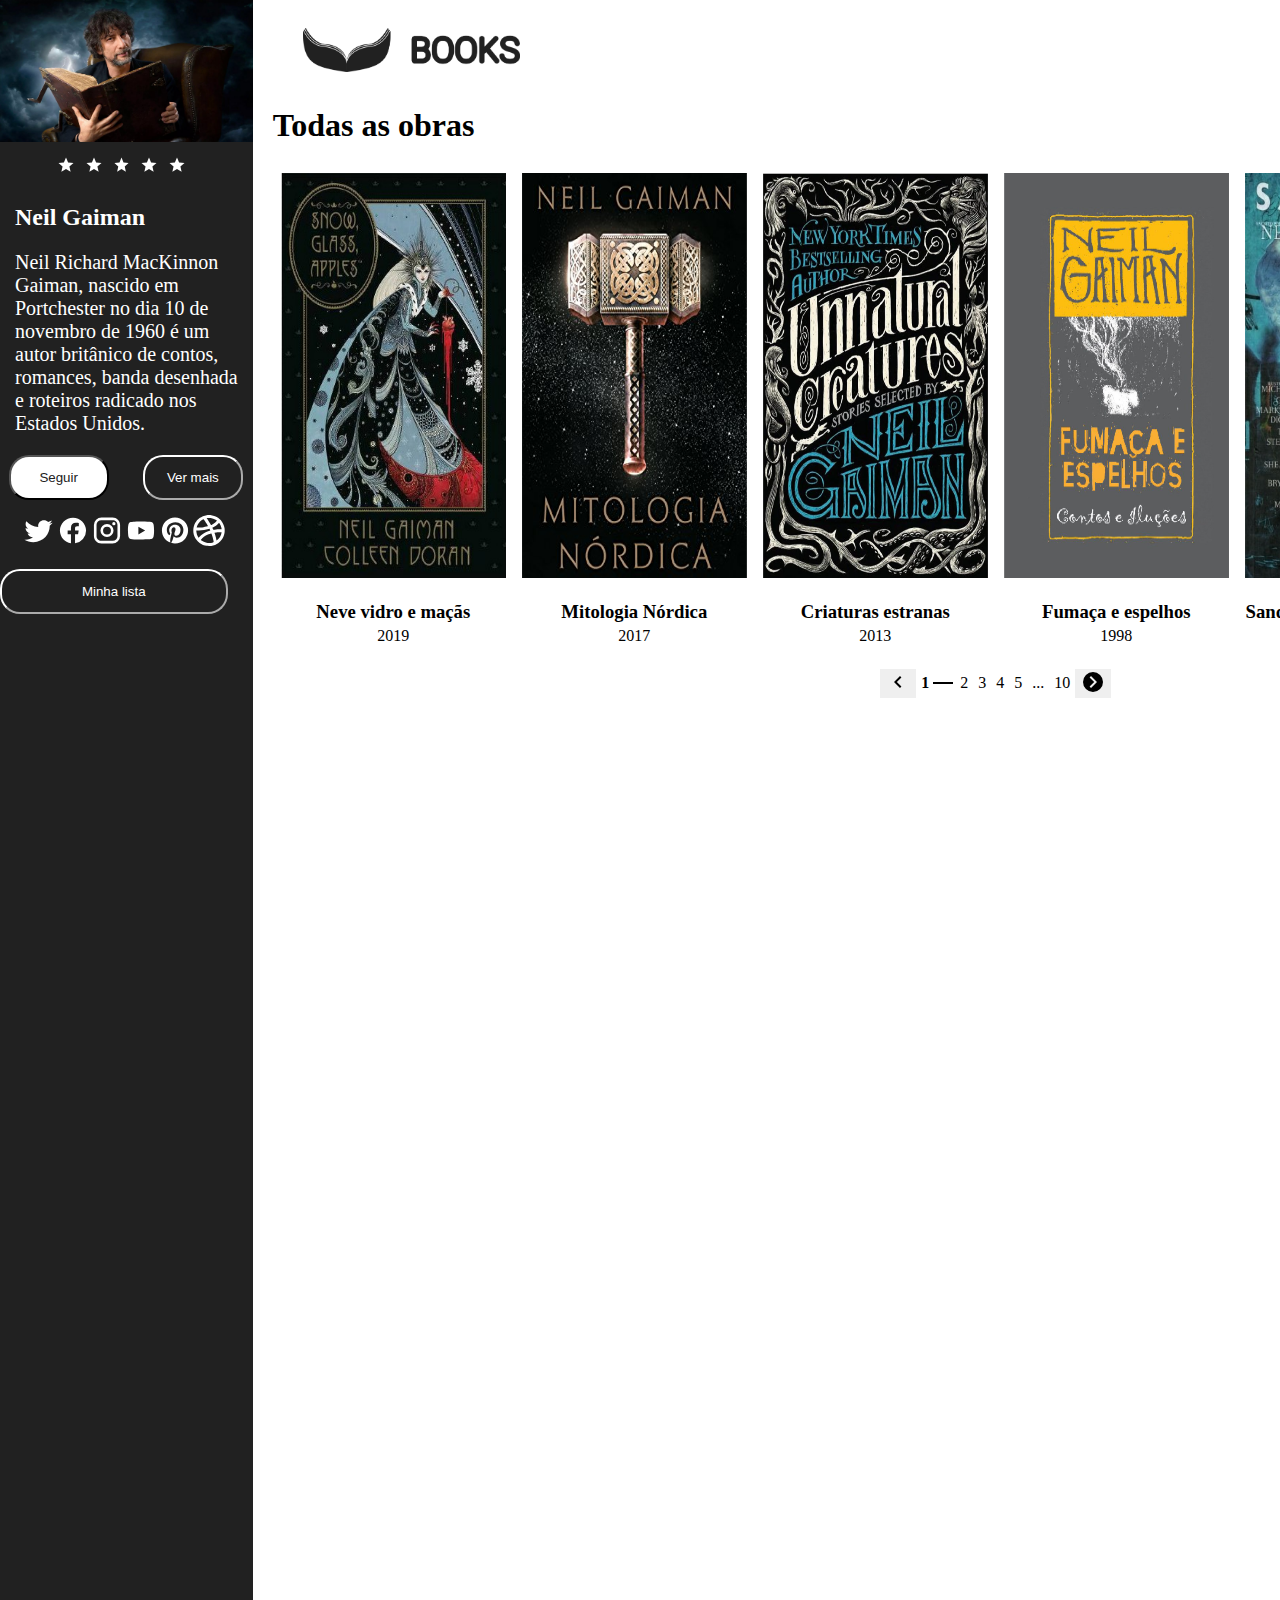
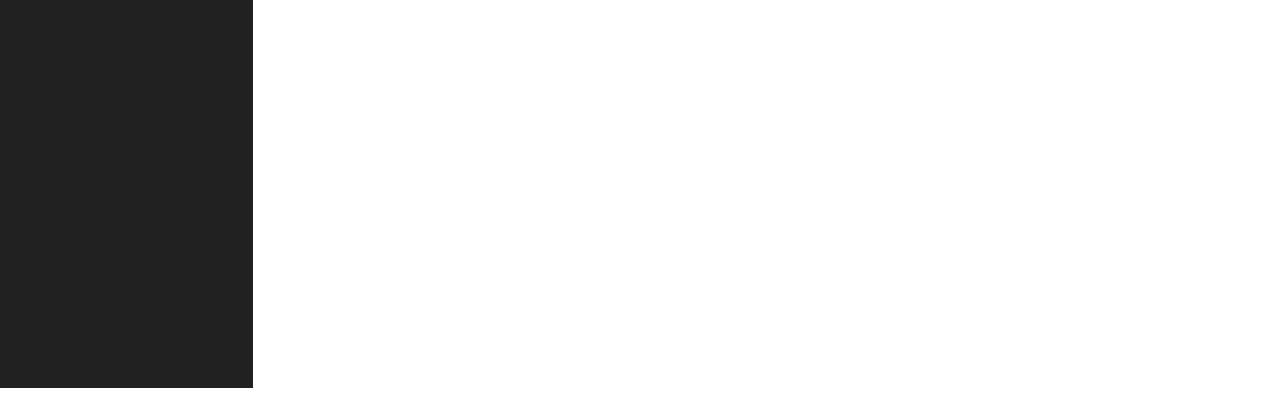
<file: index.html>
<!DOCTYPE html>
<html lang="pt-br">

<head>
    <meta charset="UTF-8">
    <meta http-equiv="X-UA-Compatible" content="IE=edge">
    <meta name="viewport" content="width=device-width, initial-scale=1.0">
    <title>Books</title>
    <link rel="stylesheet" href="styless-autor.css">
    <link rel="stylesheet" href="styless-obras.css">
    <link rel="stylesheet" href="styless-livro.css">
    <link rel="stylesheet" href="styless-detalhes.css">
    <link rel="stylesheet" href="styless-modal.css">
</head>

<body>
    <div class="root">
        <div class="autor">
            <div>
                <img src="imagens/gaiman-b9 1.png" alt="Imagem autor(Gaiman)">
            </div>


            <div class="stars">
                <img src="icones/star.svg" alt="icone de strela">
                <img src="icones/star.svg" alt="icone de strela">
                <img src="icones/star.svg" alt="icone de strela">
                <img src="icones/star.svg" alt="icone de strela">
                <img src="icones/star.svg" alt="icone de strela">
            </div>

            <h2>Neil Gaiman</h2>
            <p id="textoAutor" class="textoAutor">
                Neil Richard MacKinnon Gaiman, nascido em Portchester no dia 10 de novembro de 1960 é um autor britânico
                de contos, romances, banda desenhada e roteiros radicado nos Estados Unidos.
            </p>
            <p class="textoAutor continuacao">

            </p>
            <div class="center">
                <div class="buttons">
                    <button class="seguir" onclick="">Seguir</button>
                    <button class="buttonPadrao" onclick="expandirTexto(textoCompleto)">Ver mais</button>
                </div>

                <div class="icones">
                    <a href="https://twitter.com/neilhimself">
                        <img class="icone" src="icones/twitter.svg" alt="icone do twitter">
                    </a>
                    <a href="https://www.facebook.com/neilgaiman">
                        <img class="icone" src="icones/facebook.svg" alt="icone do twitter">
                    </a>
                    <a href="https://www.instagram.com/neilhimself/">
                        <img class="icone" src="icones/instagram.svg" alt="icone do twitter">
                    </a>
                    <a href="https://www.youtube.com/c/neilgaiman">
                        <img class="icone" src="icones/youtube.svg" alt="icone do twitter">
                    </a>
                    <a href="https://br.pinterest.com/gaiman2/_saved/">
                        <img class="icone" src="icones/pinterest.svg" alt="icone do twitter">
                    </a>
                    <a href="https://dribbble.com/search/Neil%20Gaiman">
                        <img class="icone" src="icones/dribbble.svg" alt="icone do twitter">
                    </a>
                </div>
                <div class="minhaLista">
                    <button class="buttonPadrao" onclick="abrirModal('modal')">Minha lista</button>
                </div>
            </div>
        </div>

        <div id="modal" class="modal">
            <div class="modal-interno">
                <div class="modal-header">
                    <h3>Minha lista</h3>
                </div>
                <div id="modalBody" class="modal-body">


                </div>
                <div id="modalFooter" class="modal-footer">

                </div>
            </div>
        </div>

        <div class="obras">
            <div>
                <img class="logo" src="imagens/logotipo.png" alt="Logo">
            </div>
            <div>
                <h1>Todas as obras</h1>

                <div class="listacompleta">
                    <div class="listalivros">


                    </div>

                    <div class="listalivros2">


                    </div>

                </div>
                <div class="listagemLivros">

                </div>
            </div>
        </div>
        <script type="text/javascript" src="carregarPaginas.js"></script>
        <script type="text/javascript" src="funcoesSecundarias.js"></script>
        <script type="text/javascript" src="popularLivros.js"></script>
        <script>listagemLivros(state, livros)</script>
</body>

</html>
</file>
<file: styless-autor.css>
.autor {
    background-color: #212121;
    width: 20%;
    color: white;

    margin-top: -8px;
    margin-left: -8px;
    
   }

.autor img{
    margin: 0px 10px 10px 0;
    width: 100%;
   }
.autor p{
    margin-left: 15px;
    margin-right: 15px;
    font-size: 20px;
}
.autor h2{
    margin-left: 15px;
}
.buttonPadrao{
    border-radius: 20px;
    height: 5vh;

    
    border-color: white;
    color: white;
    background-color: #212121;
}

.seguir{
    border-radius: 20px;

    color: #212121;
    background-color: white;
}

.center{
    width: 100%;
    display: flex;
    flex-direction: column;
    justify-content: center;
    align-items: center;
    max-width: 90%;
}

.stars{
    display: flex;
    justify-content: center;
}

.stars img{
    filter: invert(100%);
    max-width: 7%;
}

.buttons {
    display: flex;
    justify-content: space-between;
    width: 110%;
    margin-left: 8px;

}
.buttons button{
    margin-left: 16px;
    width: 40%;
}
 /**Icones das redes sociais **/
.icones{
    display: flex;
    justify-content: center;
    max-width: 90%;
    margin-top: 15px;
    margin-left: 20px;

    height: 6vh;
}

.icones a{
    max-width: 17%;
    height: 3.5vh;
}
.icone{
    filter: invert(100%);
    height: 3.5vh;
}

.minhaLista{
    display: flex;
    justify-content: center;
    width: 100%;
}
.minhaLista button{
    width:30vh ;
}
</file>
<file: styless-obras.css>
.obras{
    width: 200vh;
    padding: 20px 0px 0px 20px;
    height: 120vh;

}
.logo{
    margin: 0px 10px 10px 0;
    width: 15%;
}

.listalivros{
    display: flex;
    align-items:baseline;
}

.livro{
    display: flex;
    flex-direction: column;
    justify-content: center;
    align-items: center;

    width: 25vh;
    margin: 8px;
}

.livro img{
    width: 100%;
    height: 45vh
}
.livro h3{
    display:flex;
    text-align: center;

}

.livro p{
    display:flex;
    justify-content: center;
    align-items: center;
    margin-top: -15px;

    text-justify: center;
}

/**Efeito para aumentar livro selecionado na transição de tela **/
.livroTransition a{
    transition: transform 2s;
}
.livroTransition a:target{
    transform: scale(3);
}

/**Paginação da listagem **/
.listagemLivros{
    display: flex;
    align-items: center;
    justify-content: center;
}
.listagemLivros button{
    border: none;
}
.listagemLivros button:hover{
    filter: brightness(85%);
}
.listagemLivros p{
    margin: 5px;
}

.numeroPag {
    display: flex;
    align-items: center;
}
.numeroPag hr{
    margin: -8px;
    width: 20px;
    height: 1.8px;
    background-color: black;
    border: none;
}
.paginaAtual{
    font-weight: bold;
    width: 15px;
}
</file>
<file: styless-livro.css>
.root{
    /**position: fixed; top: 0; left: 0;**/
    height: 220vh;
    display: flex;
    font-family:"Times New Roman", Times, serif; 
}

.livroEscolido{
    background-color: #212121;
    width: 40%;
    color: white;

    margin-top: -8px;
    margin-left: -8px;
    
   }
.livroEscolido img{
    margin: 0px 10px 10px 0;
    width: 100%;
}

.centralize{
    width: 85%;
    margin-left: 30px;
}
.livroEscolido p{
    margin-right: 15px;
}


.addLista{
    display: flex;
    justify-content: center;

    height: 8vh;
}
.addLista button{
    margin-right: 30px;
    border-radius: 20px;
    width: 95%;

    color: white;
    background-color: #212121;
    border-color: white;
}
</file>
<file: styless-detalhes.css>
.detalhes{
    margin-left: 30px;
}

header{
    display: flex;
    align-items: center;
}
/**Botão para voltar a tela inicial **/
.retorno{
    height: 8vh;
}

.logo {
    margin: 0px 10px 10px 30px;
    width: 15%;
}
/**Div engloba todos os elementos avaliativos  **/
.areaAvaliacao{
    display: flex;
}
/**Nota com contorno verde **/
.quadradoNota{
    display: flex;
    align-items: center;
    justify-content: center;

    border-radius: 10px;
    width: 6%;
    height: 10vh;
    background-color: green;
    color: white;
    font-weight: bold;
}

/**Engolba as estrelas e a quantidade de avaliaçoes q o livro teve**/
.avaliacao{
    margin-left: 8px;
}
.avaliacao p{
    font-weight: bold;
}

/**Resenha do livro **/
.resenha{
    max-width: 150vh;
}


/**cores de fundo do quadrado com base na nota do livro **/
.verde{
    background-color: green;
}
.amarelo{
    background-color: yellow;
}
.vermelho{
    background-color: red;
}
</file>
<file: styless-modal.css>
.modal{
    background-color: rgba(0, 0, 0, 0.5);
    position: fixed;
    top: 0;
    left: 0;

    width: 100vw;
    height: 100vh;

    display: none;
}

.modal-interno{
    margin: 0 auto;
    margin-top: 5%;
    width: 60vw;
    height: 50vh;
    background-color: #eee;
    padding: 10px;

    border-radius: 20px;
}
.modal-body{
    width: 55vw;
    height: 33vh;
    margin: auto;

    display: flex;
    justify-content: center;
    align-items: center;
}
.modal-body img{
    height: 100%;
    width: 100%;
}
.modal-footer{
    display: flex;
    justify-content: space-between;
    align-items: center;
    
}
.modal-footer button{
    width: 20vh;
}
.modal-footer div{
    display: flex;
    align-items: center;
}
.modal-footer div button{
    width: 10vh;
    height: 5vh;
    border: none;
}
.modal-footer div p{
    display: flex;
    justify-content: center;
    align-items: center;

    width: 3vh;
    height: 3vh;
    border: solid;
    border-radius: 20px;
    border-width: 2px;
}
</file>
